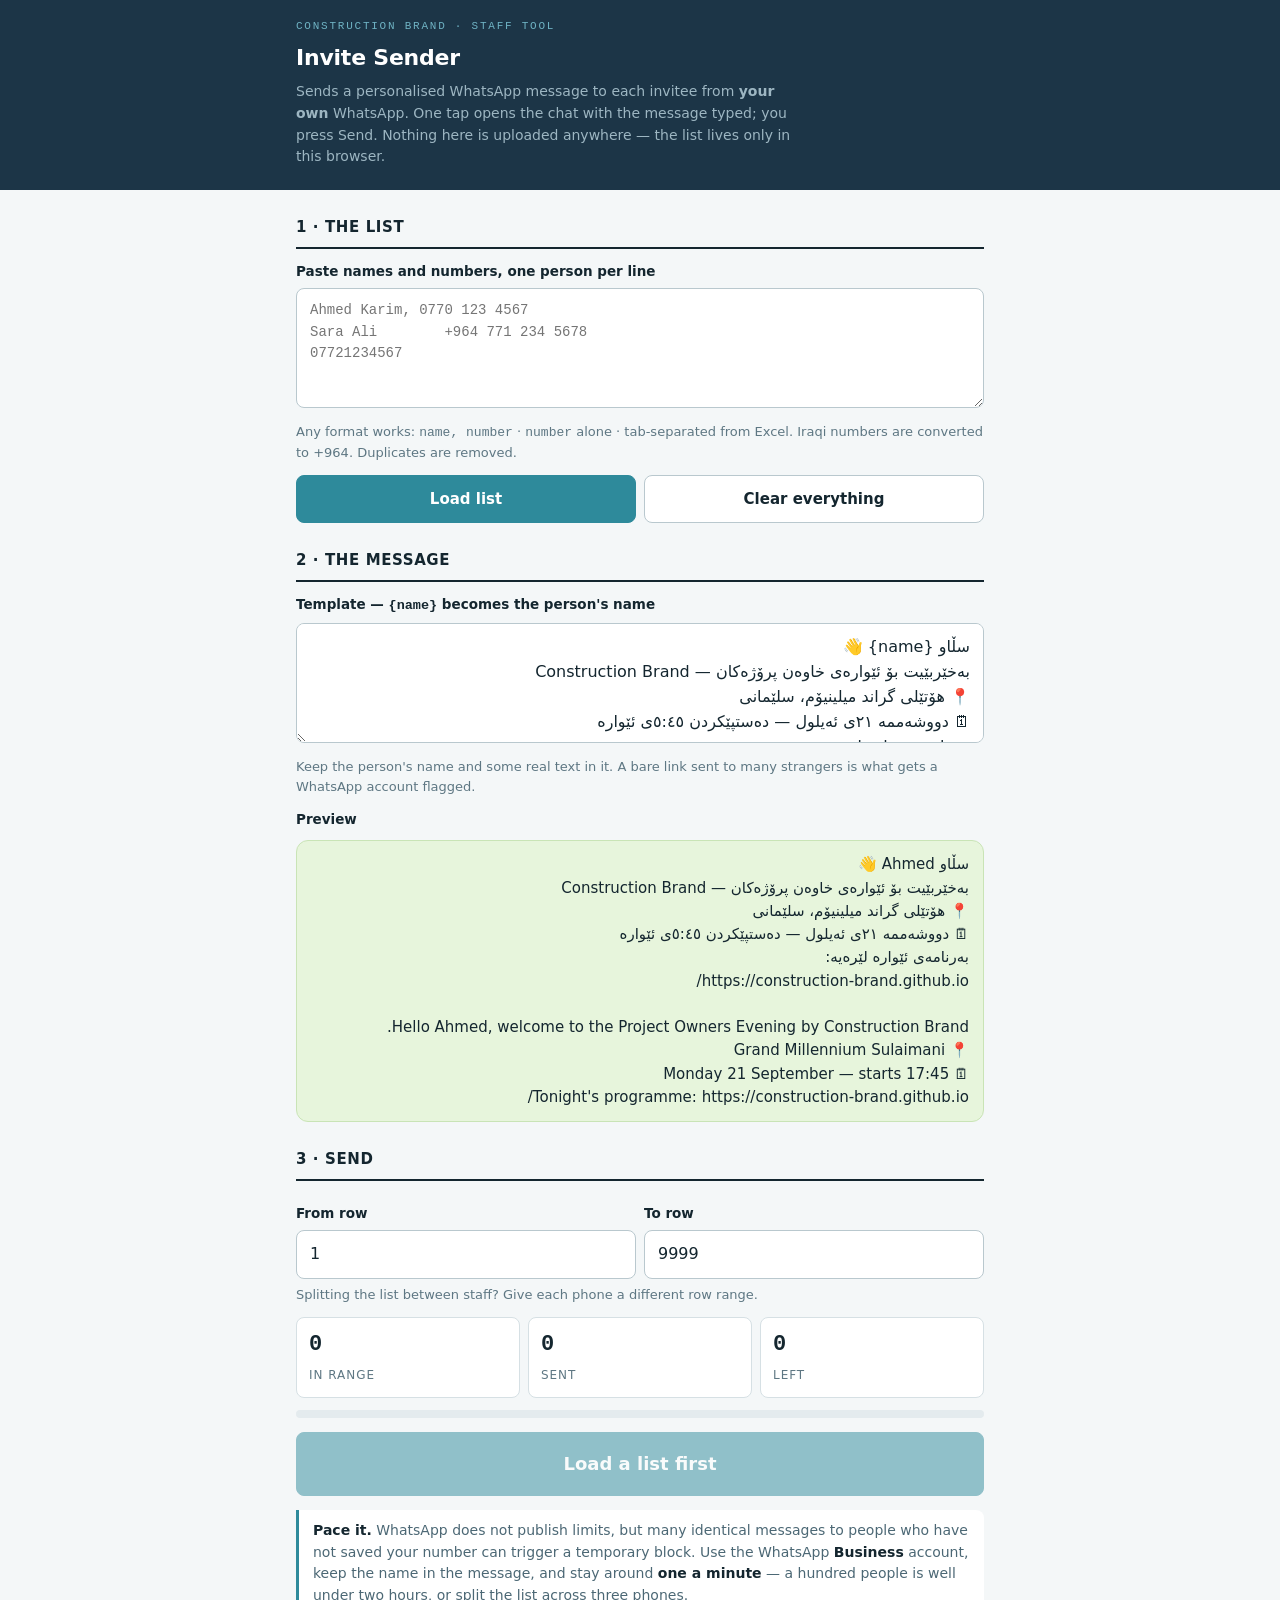
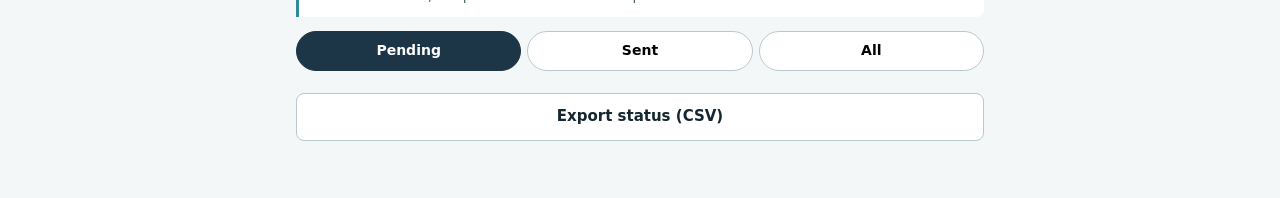
<file: tools/whatsapp-sender.html>
<!DOCTYPE html>
<html lang="en">
<head>
<meta charset="utf-8">
<meta name="viewport" content="width=device-width, initial-scale=1">
<title>Invite Sender</title>
<meta name="robots" content="noindex">
<link rel="icon" href="data:image/svg+xml,%3Csvg xmlns='http://www.w3.org/2000/svg' viewBox='0 0 64 64'%3E%3Crect width='64' height='64' rx='13' fill='%231C3547'/%3E%3Cpath d='M20 44 40 24M40 24h-9m9 0v9' fill='none' stroke='%232E8A9B' stroke-width='6' stroke-linecap='round' stroke-linejoin='round'/%3E%3C/svg%3E">
<style>
  :root {
    --navy: #1C3547; --navy-deep: #13262F; --teal: #2E8A9B; --teal-ink: #1F6D7E;
    --ground: #F4F7F8; --surface: #fff; --rule: #D6E0E4; --rule-strong: #B9C8CE;
    --text: #14262F; --text-2: #4C6875; --text-3: #5E7783;
    --ok: #1F7A4D; --ok-soft: #E3F3EA; --warn: #945C05; --warn-soft: #FBEFD8;
    --mono: "IBM Plex Mono", ui-monospace, Consolas, monospace;
  }
  * { box-sizing: border-box; }
  html { background: var(--navy); }
  body {
    margin: 0; font: 16px/1.55 "Segoe UI", system-ui, Tahoma, sans-serif; color: var(--text);
    background: var(--ground); -webkit-tap-highlight-color: transparent;
  }
  .wrap { max-width: 720px; margin-inline: auto; padding: 0 16px 60px; }

  header { background: var(--navy); color: #fff; }
  header .wrap { padding-block: 18px 22px; }
  header h1 { margin: 0; font-size: 22px; letter-spacing: -.01em; }
  header p { margin: 6px 0 0; color: #9DB6C2; font-size: 14px; max-width: 56ch; }
  .eyebrow { font-family: var(--mono); font-size: 11px; letter-spacing: .16em; text-transform: uppercase; color: #6FB3C4; margin: 0 0 6px; }

  section { margin-top: 26px; }
  h2 { font-size: 15px; letter-spacing: .04em; text-transform: uppercase; margin: 0 0 10px; padding-bottom: 8px; border-bottom: 2px solid var(--text); display: flex; justify-content: space-between; align-items: baseline; gap: 10px; }
  h2 small { font-family: var(--mono); font-size: 11px; color: var(--text-3); letter-spacing: .08em; text-transform: none; }

  textarea, input[type=number], input[type=text] {
    width: 100%; font: inherit; font-size: 16px; color: var(--text); background: var(--surface);
    border: 1px solid var(--rule-strong); border-radius: 8px; padding: 11px 13px; -webkit-appearance: none;
  }
  textarea { min-height: 120px; resize: vertical; }
  textarea.mono { font-family: var(--mono); font-size: 14px; }
  label { display: block; font-size: 13.5px; font-weight: 600; margin: 12px 0 6px; }
  .hint { font-size: 13px; color: var(--text-3); margin: 6px 0 0; }

  .btn {
    display: inline-flex; align-items: center; justify-content: center; gap: 8px; min-height: 48px; padding: 10px 18px;
    border-radius: 8px; border: 1px solid var(--rule-strong); background: var(--surface); color: var(--text);
    font: inherit; font-weight: 600; font-size: 15px; text-decoration: none; cursor: pointer; touch-action: manipulation; user-select: none;
  }
  .btn:active { background: var(--ground); }
  .btn--primary { background: var(--teal); border-color: var(--teal); color: #fff; }
  .btn--primary:active { background: var(--teal-ink); }
  .btn--big { width: 100%; min-height: 64px; font-size: 18px; margin-top: 14px; }
  .btn[disabled] { opacity: .5; pointer-events: none; }
  .row-actions { display: flex; gap: 8px; flex-wrap: wrap; margin-top: 12px; }
  .row-actions .btn { flex: 1 1 150px; }

  .stat { display: grid; grid-template-columns: repeat(3, 1fr); gap: 8px; margin-top: 12px; }
  .stat div { background: var(--surface); border: 1px solid var(--rule); border-radius: 8px; padding: 10px 12px; }
  .stat b { display: block; font-size: 22px; font-family: var(--mono); }
  .stat span { font-size: 12px; color: var(--text-3); text-transform: uppercase; letter-spacing: .08em; }
  .meter { height: 8px; background: #E4EBEE; border-radius: 999px; overflow: hidden; margin-top: 12px; }
  .meter i { display: block; height: 100%; width: 0; background: var(--teal); transition: width .4s; }

  .preview { background: #E7F5DC; border: 1px solid #C9E4B6; border-radius: 12px; padding: 12px 14px; white-space: pre-wrap; font-size: 15px; margin-top: 10px; }
  .range { display: grid; grid-template-columns: 1fr 1fr; gap: 8px; }

  .tabs { display: flex; gap: 6px; margin: 14px 0 10px; }
  .tab { flex: 1; min-height: 40px; border: 1px solid var(--rule-strong); background: var(--surface); border-radius: 999px; font: inherit; font-size: 14px; font-weight: 600; cursor: pointer; }
  .tab[aria-selected=true] { background: var(--navy); color: #fff; border-color: var(--navy); }

  ul.list { list-style: none; margin: 0; padding: 0; display: grid; gap: 8px; }
  li.p { display: grid; grid-template-columns: minmax(0,1fr) auto; gap: 10px; align-items: center; background: var(--surface); border: 1px solid var(--rule); border-radius: 10px; padding: 10px 12px; }
  li.p.sent { background: var(--ok-soft); border-color: #BFE3CD; }
  li.p .name { font-weight: 600; overflow-wrap: anywhere; }
  li.p .num { font-family: var(--mono); font-size: 13px; color: var(--text-2); }
  li.p .num bdi { unicode-bidi: isolate; }
  li.p .when { font-size: 12px; color: var(--ok); }
  li.p .go { min-height: 44px; padding: 8px 14px; }
  li.p .undo { background: none; border: 0; color: var(--text-3); font: inherit; font-size: 12px; text-decoration: underline; cursor: pointer; padding: 6px 0 0; }

  .bad { background: var(--warn-soft); border: 1px solid #F0D9A8; color: var(--warn); border-radius: 8px; padding: 10px 12px; font-size: 13.5px; margin-top: 10px; white-space: pre-wrap; font-family: var(--mono); }
  .note { background: var(--surface); border-inline-start: 3px solid var(--teal); padding: 10px 14px; font-size: 14px; color: var(--text-2); margin-top: 14px; border-radius: 0 8px 8px 0; }
  .note b { color: var(--text); }
  [hidden] { display: none !important; }
</style>
</head>
<body>

<header>
  <div class="wrap">
    <p class="eyebrow">Construction Brand · staff tool</p>
    <h1>Invite Sender</h1>
    <p>Sends a personalised WhatsApp message to each invitee from <b>your own</b> WhatsApp. One tap opens the chat with the message typed; you press Send. Nothing here is uploaded anywhere — the list lives only in this browser.</p>
  </div>
</header>

<main class="wrap">

  <section>
    <h2>1 · The list <small id="parsedCount"></small></h2>
    <label for="raw">Paste names and numbers, one person per line</label>
    <textarea id="raw" class="mono" placeholder="Ahmed Karim, 0770 123 4567
Sara Ali	+964 771 234 5678
07721234567"></textarea>
    <p class="hint">Any format works: <code>name, number</code> · <code>number</code> alone · tab-separated from Excel. Iraqi numbers are converted to +964. Duplicates are removed.</p>
    <div class="row-actions">
      <button type="button" class="btn btn--primary" id="loadBtn">Load list</button>
      <button type="button" class="btn" id="clearBtn">Clear everything</button>
    </div>
    <div class="bad" id="badLines" hidden></div>
  </section>

  <section>
    <h2>2 · The message</h2>
    <label for="msg">Template — <code>{name}</code> becomes the person's name</label>
    <textarea id="msg" dir="auto"></textarea>
    <p class="hint">Keep the person's name and some real text in it. A bare link sent to many strangers is what gets a WhatsApp account flagged.</p>
    <label>Preview</label>
    <div class="preview" id="preview" dir="auto">—</div>
  </section>

  <section>
    <h2>3 · Send <small id="rangeLabel"></small></h2>
    <div class="range">
      <div><label for="from">From row</label><input type="number" id="from" min="1" value="1"></div>
      <div><label for="to">To row</label><input type="number" id="to" min="1" value="9999"></div>
    </div>
    <p class="hint">Splitting the list between staff? Give each phone a different row range.</p>

    <div class="stat">
      <div><b id="sTotal">0</b><span>in range</span></div>
      <div><b id="sSent">0</b><span>sent</span></div>
      <div><b id="sLeft">0</b><span>left</span></div>
    </div>
    <div class="meter"><i id="meterFill"></i></div>

    <a class="btn btn--primary btn--big" id="nextBtn" href="#" target="_blank" rel="noopener">Send next</a>
    <p class="hint" id="nextWho"></p>

    <div class="note"><b>Pace it.</b> WhatsApp does not publish limits, but many identical messages to people who have not saved your number can trigger a temporary block. Use the WhatsApp <b>Business</b> account, keep the name in the message, and stay around <b>one a minute</b> — a hundred people is well under two hours, or split the list across three phones.</div>

    <div class="tabs" role="tablist">
      <button class="tab" role="tab" aria-selected="true" data-f="pending">Pending</button>
      <button class="tab" role="tab" aria-selected="false" data-f="sent">Sent</button>
      <button class="tab" role="tab" aria-selected="false" data-f="all">All</button>
    </div>
    <ul class="list" id="list"></ul>

    <div class="row-actions">
      <button type="button" class="btn" id="exportBtn">Export status (CSV)</button>
    </div>
  </section>
</main>

<script>
(function () {
  "use strict";
  var $ = function (id) { return document.getElementById(id); };
  var KEY_LIST = "cb.wa.list", KEY_MSG = "cb.wa.msg", KEY_RAW = "cb.wa.raw", KEY_RANGE = "cb.wa.range";

  var DEFAULT_MSG =
    "سڵاو {name} 👋\n" +
    "بەخێربێیت بۆ ئێوارەی خاوەن پرۆژەکان — Construction Brand\n" +
    "📍 هۆتێلی گراند میلینیۆم، سلێمانی\n" +
    "🗓 دووشەممە ٢١ی ئەیلول — دەستپێکردن ٥:٤٥ی ئێوارە\n" +
    "بەرنامەی ئێوارە لێرەیە:\n" +
    "https://construction-brand.github.io/\n\n" +
    "Hello {name}, welcome to the Project Owners Evening by Construction Brand.\n" +
    "📍 Grand Millennium Sulaimani\n" +
    "🗓 Monday 21 September — starts 17:45\n" +
    "Tonight's programme: https://construction-brand.github.io/";

  function get(k) { try { return localStorage.getItem(k); } catch (e) { return null; } }
  function set(k, v) { try { localStorage.setItem(k, v); } catch (e) {} }

  /* ---- Iraqi mobile normalisation -------------------------------------
     07XX XXX XXXX · +964 7XX … · 00964 … · 964 … · 7XX XXX XXXX
     All become 9647XXXXXXXXX (13 digits) for wa.me. */
  function normalize(raw) {
    var d = String(raw).replace(/[^\d+]/g, "");
    if (d.charAt(0) === "+") { d = d.slice(1); }
    if (d.indexOf("00") === 0) { d = d.slice(2); }
    if (d.indexOf("964") === 0) { /* already international */ }
    else if (d.charAt(0) === "0") { d = "964" + d.slice(1); }
    else if (/^7\d{9}$/.test(d)) { d = "964" + d; }
    return /^9647\d{9}$/.test(d) ? d : null;
  }
  function pretty(n) { return "+" + n.slice(0, 3) + " " + n.slice(3, 6) + " " + n.slice(6, 9) + " " + n.slice(9); }

  function parse(text) {
    var people = [], bad = [], seen = {};
    text.split(/\r?\n/).forEach(function (line, i) {
      var s = line.trim();
      if (!s) { return; }
      var m = s.match(/(\+?\d[\d\s\-().]{7,}\d)/);
      var num = m ? normalize(m[1]) : null;
      if (!num) { bad.push("line " + (i + 1) + ": " + s); return; }
      if (seen[num]) { return; }
      seen[num] = true;
      var name = s.replace(m[1], "").replace(/^[\s,;\t|:-]+|[\s,;\t|:-]+$/g, "").replace(/\s{2,}/g, " ").trim();
      people.push({ name: name, num: num, sent: null });
    });
    return { people: people, bad: bad };
  }

  /* ---- state ---------------------------------------------------------- */
  var people = [], filter = "pending";
  try { people = JSON.parse(get(KEY_LIST) || "[]"); } catch (e) { people = []; }
  $("raw").value = get(KEY_RAW) || "";
  var savedMsg = get(KEY_MSG);
  /* a template saved on this phone before the running order was confirmed
     still says 4:30 - replace it rather than send the wrong time */
  if (savedMsg && /٤:٣٠|16:30/.test(savedMsg)) { savedMsg = null; set(KEY_MSG, DEFAULT_MSG); }
  $("msg").value = savedMsg || DEFAULT_MSG;
  try { var r = JSON.parse(get(KEY_RANGE) || "{}"); if (r.from) { $("from").value = r.from; } if (r.to) { $("to").value = r.to; } } catch (e) {}

  function firstName(p) { return (p.name || "").split(/\s+/)[0] || ""; }
  function message(p) {
    var name = firstName(p);
    var out = $("msg").value.replace(/\{name\}/g, name);
    /* no name on that line: tidy the doubled space it leaves behind */
    if (!name) { out = out.replace(/[ \t]{2,}/g, " ").replace(/ +(?=[\n,،])/g, ""); }
    return out;
  }
  function waUrl(p) { return "https://wa.me/" + p.num + "?text=" + encodeURIComponent(message(p)); }

  function range() {
    var from = Math.max(1, parseInt($("from").value, 10) || 1);
    var to = Math.max(from, parseInt($("to").value, 10) || 9999);
    return { from: from, to: to };
  }
  function inRange(i) { var r = range(); return i + 1 >= r.from && i + 1 <= r.to; }

  function save() { set(KEY_LIST, JSON.stringify(people)); }

  /* ---- render --------------------------------------------------------- */
  function render() {
    var r = range();
    set(KEY_RANGE, JSON.stringify(r));
    $("rangeLabel").textContent = people.length ? "rows " + r.from + "–" + Math.min(r.to, people.length) + " of " + people.length : "";

    var scoped = people.map(function (p, i) { return { p: p, i: i }; }).filter(function (x) { return inRange(x.i); });
    var sent = scoped.filter(function (x) { return x.p.sent; }).length;
    $("sTotal").textContent = scoped.length;
    $("sSent").textContent = sent;
    $("sLeft").textContent = scoped.length - sent;
    $("meterFill").style.width = scoped.length ? (100 * sent / scoped.length).toFixed(1) + "%" : "0%";

    var next = scoped.filter(function (x) { return !x.p.sent; })[0];
    var nb = $("nextBtn");
    if (next) {
      nb.href = waUrl(next.p);
      nb.textContent = "Send next → " + (next.p.name || pretty(next.p.num));
      nb.removeAttribute("disabled");
      nb.dataset.i = next.i;
      $("nextWho").textContent = "Opens WhatsApp for " + pretty(next.p.num) + ". Press Send there, then come back and tap again.";
    } else {
      nb.href = "#"; nb.textContent = scoped.length ? "All sent in this range ✓" : "Load a list first";
      nb.setAttribute("disabled", ""); delete nb.dataset.i;
      $("nextWho").textContent = "";
    }

    $("preview").textContent = people.length ? message(people[0]) : $("msg").value.replace(/\{name\}/g, "Ahmed");

    var ul = $("list"); ul.textContent = "";
    scoped.forEach(function (x) {
      var p = x.p;
      if (filter === "pending" && p.sent) { return; }
      if (filter === "sent" && !p.sent) { return; }
      var li = document.createElement("li"); li.className = "p" + (p.sent ? " sent" : "");
      var left = document.createElement("div");
      var nm = document.createElement("div"); nm.className = "name"; nm.textContent = (x.i + 1) + ". " + (p.name || "—");
      var num = document.createElement("div"); num.className = "num"; var b = document.createElement("bdi"); b.textContent = pretty(p.num); num.appendChild(b);
      left.appendChild(nm); left.appendChild(num);
      if (p.sent) {
        var w = document.createElement("div"); w.className = "when"; w.textContent = "sent " + new Date(p.sent).toLocaleTimeString([], { hour: "2-digit", minute: "2-digit" });
        var u = document.createElement("button"); u.type = "button"; u.className = "undo"; u.textContent = "undo";
        u.addEventListener("click", function () { p.sent = null; save(); render(); });
        left.appendChild(w); left.appendChild(u);
      }
      var go = document.createElement("a"); go.className = "btn go" + (p.sent ? "" : " btn--primary"); go.href = waUrl(p); go.target = "_blank"; go.rel = "noopener";
      go.textContent = p.sent ? "Again" : "Send";
      go.addEventListener("click", function () { mark(x.i); });
      li.appendChild(left); li.appendChild(go);
      ul.appendChild(li);
    });
  }

  function mark(i) {
    /* optimistic: the tap opened WhatsApp; "undo" covers a change of mind */
    setTimeout(function () { people[i].sent = Date.now(); save(); render(); }, 300);
  }

  /* ---- wiring --------------------------------------------------------- */
  $("loadBtn").addEventListener("click", function () {
    var res = parse($("raw").value);
    set(KEY_RAW, $("raw").value);
    /* keep sent-status for numbers already in the list */
    var prev = {}; people.forEach(function (p) { prev[p.num] = p.sent; });
    res.people.forEach(function (p) { if (prev[p.num]) { p.sent = prev[p.num]; } });
    people = res.people; save();
    $("parsedCount").textContent = people.length + " people";
    $("badLines").hidden = !res.bad.length;
    $("badLines").textContent = res.bad.length ? "Could not read a valid Iraqi mobile number on:\n" + res.bad.join("\n") : "";
    render();
  });
  $("clearBtn").addEventListener("click", function () {
    if (!confirm("Remove the list and all sent marks from this browser?")) { return; }
    people = []; save(); $("raw").value = ""; set(KEY_RAW, ""); $("parsedCount").textContent = ""; $("badLines").hidden = true; render();
  });
  $("msg").addEventListener("input", function () { set(KEY_MSG, $("msg").value); render(); });
  $("from").addEventListener("input", render);
  $("to").addEventListener("input", render);
  $("nextBtn").addEventListener("click", function () { if (this.dataset.i != null) { mark(parseInt(this.dataset.i, 10)); } });
  Array.prototype.forEach.call(document.querySelectorAll(".tab"), function (t) {
    t.addEventListener("click", function () {
      filter = t.dataset.f;
      Array.prototype.forEach.call(document.querySelectorAll(".tab"), function (x) { x.setAttribute("aria-selected", x === t ? "true" : "false"); });
      render();
    });
  });
  $("exportBtn").addEventListener("click", function () {
    var rows = [["row", "name", "number", "status", "sent_at"]].concat(people.map(function (p, i) {
      return [i + 1, p.name, "+" + p.num, p.sent ? "sent" : "pending", p.sent ? new Date(p.sent).toISOString() : ""];
    }));
    var csv = rows.map(function (r) { return r.map(function (c) { return '"' + String(c).replace(/"/g, '""') + '"'; }).join(","); }).join("\r\n");
    var a = document.createElement("a"); a.href = "data:text/csv;charset=utf-8,﻿" + encodeURIComponent(csv); a.download = "invite-status.csv";
    document.body.appendChild(a); a.click(); document.body.removeChild(a);
  });

  /* ---- pre-filled link: #list=<base64url utf-8>[&msg=<base64url>] -------
     Made by tools/make_invite_link.py. The list travels in the URL FRAGMENT,
     which browsers never send to the server, so the public site never sees
     a number - only whoever holds the link does. Opening the link fills the
     field and loads it; sent-marks already on this phone are kept. */
  function unb64(s) {
    s = s.replace(/-/g, "+").replace(/_/g, "/");
    while (s.length % 4) { s += "="; }
    var bin = atob(s), bytes = new Uint8Array(bin.length);
    for (var i = 0; i < bin.length; i++) { bytes[i] = bin.charCodeAt(i); }
    return new TextDecoder("utf-8").decode(bytes);
  }
  function fromHash() {
    var h = location.hash.replace(/^#/, "");
    if (!h) { return false; }
    var params = {};
    h.split("&").forEach(function (kv) {
      var i = kv.indexOf("=");
      if (i > 0) { params[kv.slice(0, i)] = kv.slice(i + 1); }
    });
    var got = false;
    try {
      if (params.list) { $("raw").value = unb64(params.list); got = true; }
      if (params.msg)  { $("msg").value = unb64(params.msg); set(KEY_MSG, $("msg").value); }
    } catch (e) { return false; }
    /* drop the long fragment from the address bar; the list is now stored here */
    if (got && window.history && history.replaceState) {
      try { history.replaceState(null, "", location.pathname + location.search); } catch (e2) {}
    }
    return got;
  }

  if (fromHash()) {
    $("loadBtn").click();
  } else {
    if (people.length) { $("parsedCount").textContent = people.length + " people"; }
    render();
  }
  /* a link opened while the page is already showing is a fragment change,
     not a reload - apply it the same way */
  window.addEventListener("hashchange", function () { if (fromHash()) { $("loadBtn").click(); } });
})();
</script>
</body>
</html>
</file>
